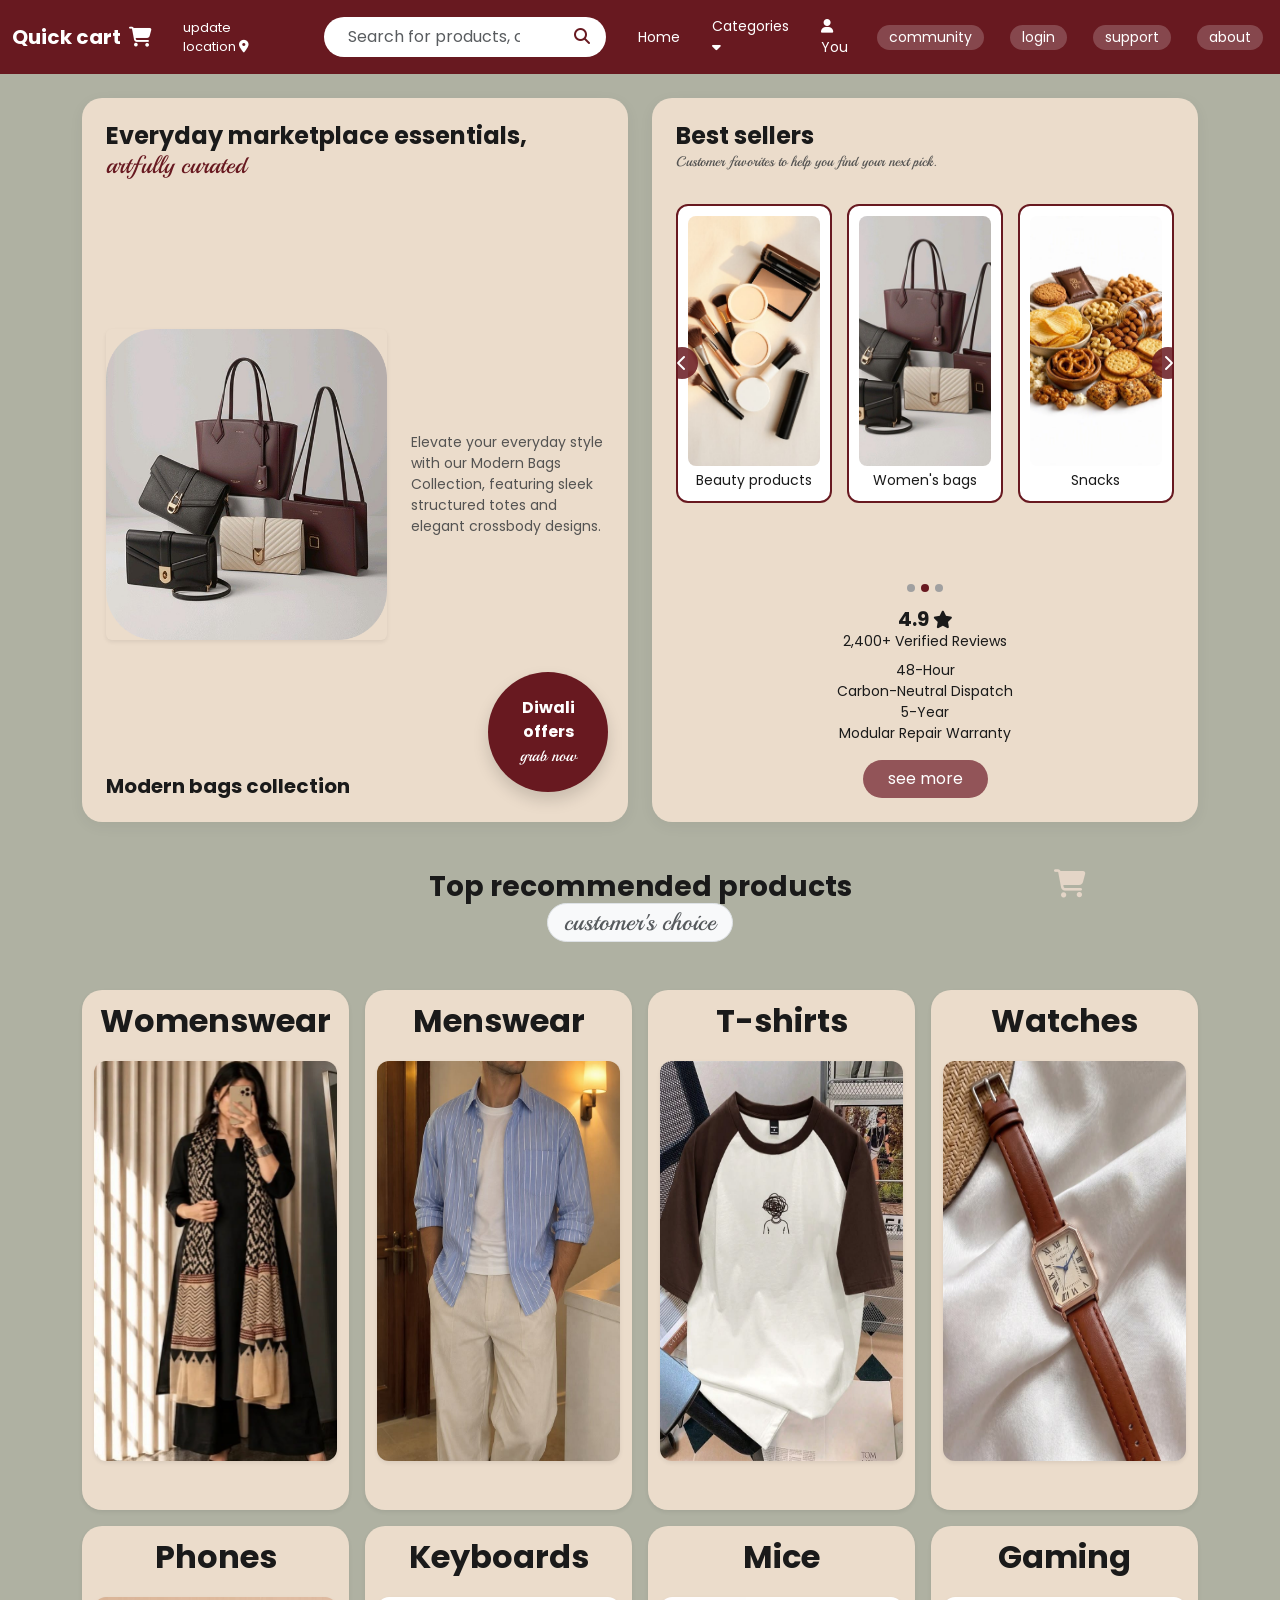
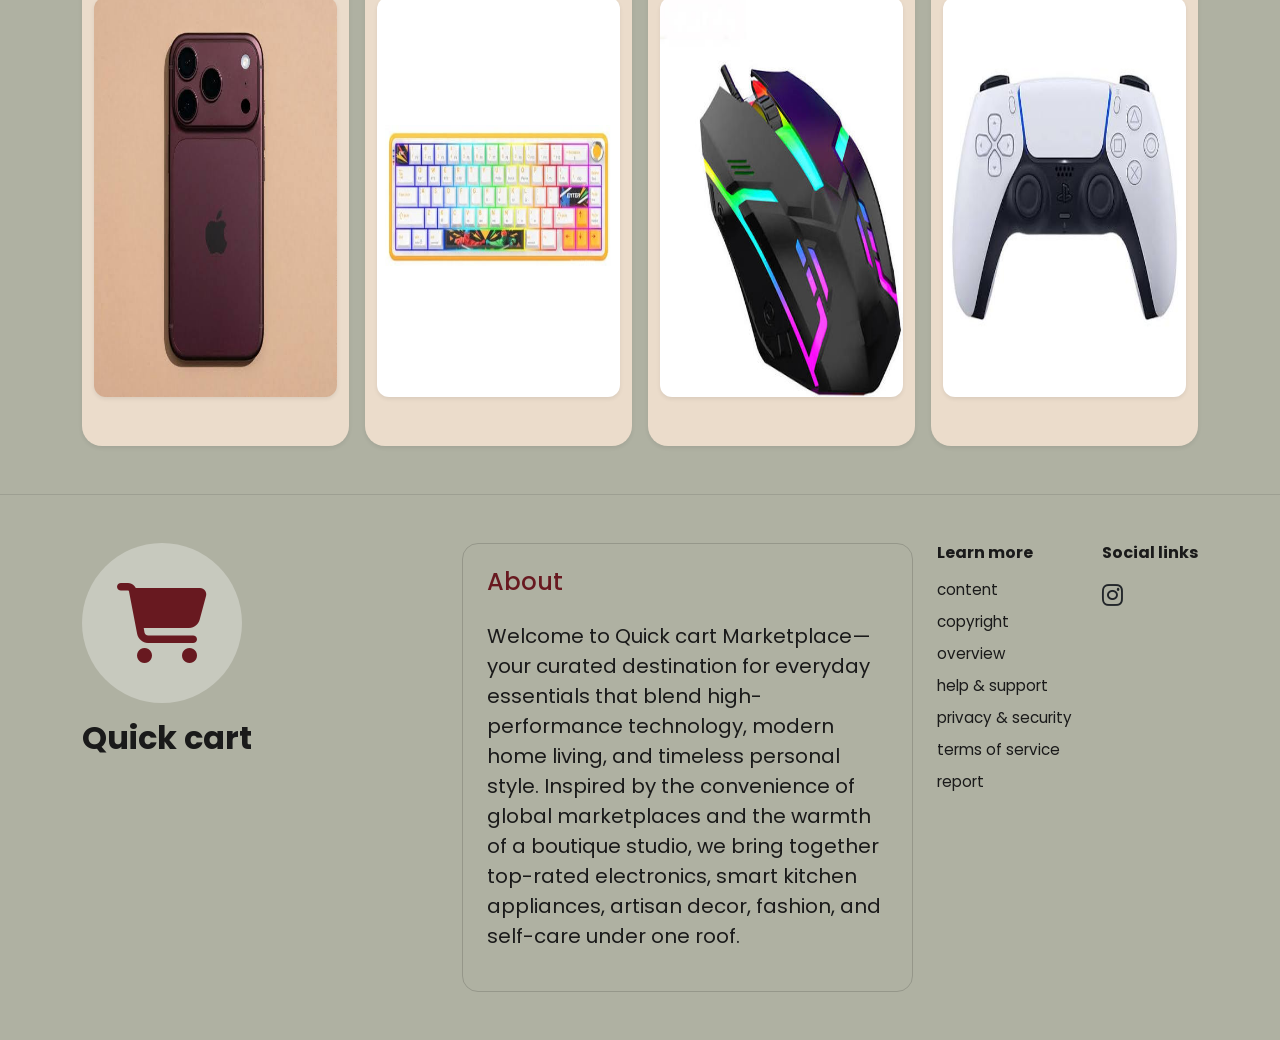
<file: index.html>
<!doctype html>
<html lang="en">

<head>
  <meta charset="UTF-8" />
  <meta name="viewport" content="width=device-width, initial-scale=1.0" />
  <title>Quick Cart</title>
  <link href="https://cdn.jsdelivr.net/npm/bootstrap@5.3.2/dist/css/bootstrap.min.css" rel="stylesheet" />
  <link rel="stylesheet" href="https://cdnjs.cloudflare.com/ajax/libs/font-awesome/6.4.2/css/all.min.css" />
  <link href="https://fonts.googleapis.com/css2?family=Poppins:wght@300;400;600;700&family=Playball&display=swap"
    rel="stylesheet" />
  <link rel="stylesheet" href="style.css" />
</head>

<body>
  <nav class="navbar navbar-expand-lg navbar-dark custom-navbar py-2">
    <div class="container-fluid align-items-center">
      <a class="navbar-brand fw-bold d-flex align-items-center gap-2" href="#">
        Quick cart
        <i class="fa-solid fa-cart-shopping" aria-hidden="true"></i>
      </a>

      <div class="text-white small d-none d-lg-block location-text me-3">
        update location
        <i class="fa-solid fa-location-dot" aria-hidden="true"></i>
      </div>

      <button class="navbar-toggler border-0 shadow-none" type="button" data-bs-toggle="collapse"
        data-bs-target="#navbarNav" aria-controls="navbarNav" aria-expanded="false" aria-label="Toggle navigation">
        <span class="navbar-toggler-icon"></span>
      </button>

      <div class="collapse navbar-collapse" id="navbarNav">
        <form id="productSearchForm" class="d-flex flex-grow-1 mx-lg-4 my-3 my-lg-0 search-form" role="search">
          <div class="input-group">
            <input id="productSearch" name="q" class="form-control rounded-start-pill border-0 shadow-none px-4 py-2"
              type="search" placeholder="Search for products, categories..." aria-label="Search products"
              aria-controls="productSlider" />
            <button class="btn bg-white rounded-end-pill border-0 px-3 text-maroon" type="submit"
              aria-label="Submit search">
              <i class="fa-solid fa-magnifying-glass" aria-hidden="true"></i>
            </button>
          </div>
        </form>

        <ul class="navbar-nav small align-items-center gap-2 gap-lg-3 ms-auto">
          <li class="nav-item">
            <a class="nav-link text-white" href="#">
              Home
            </a>
          </li>
          <!-- Categories Item with Dropdown -->
          <li class="nav-item position-relative">
            <a class="nav-link text-white" href="#" id="categoriesTrigger">
              Categories <i class="fa-solid fa-caret-down"></i>
            </a>

            <!-- Categories Popup Menu -->
            <div class="categories-popup shadow-lg d-none" id="categoriesPopup">
              <ul class="list-unstyled mb-0">
                <li class="category-item"><a href="#">cloths</a></li>
                <li class="category-item"><a href="#">electronics</a></li>
                <li class="category-item"><a href="#">grooming</a></li>
                <li class="category-item"><a href="#">kids/child</a></li>
                <li class="category-item"><a href="#">grocery</a></li>
                <li class="category-item"><a href="#">makeup</a></li>
                <li class="category-item"><a href="#">decorations</a></li>
                <li class="category-item border-0"><a href="#">fashion</a></li>
              </ul>
            </div>
          </li>
          <!-- User Account Item with Popup -->
          <li class="nav-item position-relative">
            <a class="nav-link text-white user-trigger" href="#" id="userPopupTrigger">
              <i class="fa-solid fa-user"></i> You
            </a>

            <!-- User Popup Menu -->
            <div class="user-popup shadow-lg d-none" id="userPopup">
              <!-- Profile Header -->
              <div class="profile-section bg-white p-3 rounded-4 mb-3 d-flex align-items-center gap-3">
                <div class="avatar-circle">
                  <i class="fa-solid fa-user text-maroon fs-1"></i>
                </div>
                <div>
                  <h5 class="fw-bold mb-1">User name</h5>
                  <div class="small text-dark mb-1 d-flex align-items-center gap-1">
                    <i class="fa-solid fa-location-dot"></i> address
                  </div>
                  <div class="small fw-semibold">
                    Mobile: <span class="fw-normal">xxxxxxxx65</span>
                  </div>
                </div>
              </div>

              <!-- Links -->
              <div class="popup-links mb-4 ms-2">
                <a href="#" class="d-block text-dark text-decoration-none fs-5 mb-2">
                  your cart <i class="fa-solid fa-cart-shopping text-maroon"></i>
                </a>
                <a href="#" class="d-block text-dark text-decoration-none fs-5">
                  favourites <i class="fa-solid fa-heart text-maroon"></i>
                </a>
              </div>

              <!-- Keep Shopping Area -->
              <h5 class="fw-bold mb-2 ms-2">keep shopping</h5>
              <div class="keep-shopping-box p-3 rounded-4 d-flex justify-content-between gap-2">
                <div class="shopping-item-card rounded-3"></div>
                <div class="shopping-item-card rounded-3"></div>
                <div class="shopping-item-card rounded-3"></div>
              </div>
            </div>
          </li>
          <li class="nav-item">
            <a class="nav-link text-white nav-pill" href="#">community</a>
          </li>
          <li class="nav-item">
            <a class="nav-link text-white nav-pill" href="login.html">login</a>
          </li>
          <li class="nav-item">
            <a class="nav-link text-white nav-pill" href="#">support</a>
          </li>
          <li class="nav-item">
            <a class="nav-link text-white nav-pill" href="#">about</a>
          </li>
        </ul>
      </div>
    </div>
  </nav>

  <main class="container my-4">
    <div class="row g-4">
      <section class="col-lg-6" aria-label="Featured collection">
        <div class="custom-card p-4 h-100 position-relative d-flex flex-column justify-content-between">
          <div>
            <h1 class="h4 fw-bold mb-0">Everyday marketplace essentials,</h1>
            <p class="h4 cursive-text mb-4">artfully curated</p>
          </div>

          <div class="row align-items-center mt-3 position-relative">
            <div class="col-7">
              <img src="assets/images/modern_bags.png" alt="Modern bags collection"
                class="img-fluid rounded shadow-sm" />
            </div>
            <div class="col-5">
              <p class="small text-muted mb-0">
                Elevate your everyday style with our Modern Bags Collection,
                featuring sleek structured totes and elegant crossbody
                designs.
              </p>
            </div>
          </div>

          <div class="diwali-badge text-center text-white p-3 rounded-circle shadow">
            <span class="fw-bold d-block">Diwali offers</span>
            <span class="cursive-text d-block text-white">grab now</span>
          </div>

          <h2 class="h5 fw-bold mt-4 mb-0">Modern bags collection</h2>
        </div>
      </section>

      <section class="col-lg-6" aria-labelledby="best-sellers-title">
        <div class="custom-card p-4 h-100 d-flex flex-column align-items-center text-center">
          <div class="w-100 text-start mb-3">
            <h2 class="h4 fw-bold mb-0" id="best-sellers-title">
              Best sellers
            </h2>
            <p class="small text-muted cursive-text">
              Customer favorites to help you find your next pick.
            </p>
          </div>

          <div class="slider-wrapper w-100 mb-3">

            <button class="btn slider-arrow left-arrow shadow-none" id="slideLeft">
              <i class="fa-solid fa-chevron-left"></i>
            </button>
            <div class="slider-wrapper w-100">
              <div class="image-slider" id="productSlider">
                <div class="slide-item">
                  <img src="assets/images/beauty%20products.png" alt="Beauty products" />
                  <span class="d-block small mt-1">Beauty products</span>
                </div>
                <div class="slide-item">
                  <img src="assets/images/modern_bags.png" alt="Women's bags" />
                  <span class="d-block small mt-1">Women's bags</span>
                </div>
                <div class="slide-item">
                  <img src="assets/images/cookies.png" alt="Cookies and snacks" />
                  <span class="d-block small mt-1">Snacks</span>
                </div>
                <div class="slide-item">
                  <img src="assets\images\phone.jpeg" alt="Mobile phones" />
                  <span class="d-block small mt-1">Mobile phones</span>
                </div>
                <div class="slide-item">
                  <img src="assets\images\laptop.jpeg" alt="Laptops" />
                  <span class="d-block small mt-1">Laptops</span>
                </div>
                <div class="slide-item">
                  <img src="assets/images/soft%20toys3.png" alt="Soft toys" />
                  <span class="d-block small mt-1">Toys</span>
                </div>
              </div>
            </div>
            <button class="btn slider-arrow right-arrow shadow-none" id="slideRight">
              <i class="fa-solid fa-chevron-right"></i>
            </button>
          </div>
          <p class="search-status small text-muted mt-2 mb-0" id="searchStatus" role="status" aria-live="polite"></p>

          <div class="product-details mt-2">
            <div class="dots-indicator mb-2" aria-hidden="true">
              <span></span><span class="active"></span><span></span>
            </div>
            <h3 class="h5 fw-bold mb-0">
              4.9 <i class="fa-solid fa-star small" aria-hidden="true"></i>
            </h3>
            <p class="small mb-2">2,400+ Verified Reviews</p>
            <ul class="list-unstyled small mb-3 text-center">
              <li>48-Hour</li>
              <li>Carbon-Neutral Dispatch</li>
              <li>5-Year</li>
              <li>Modular Repair Warranty</li>
            </ul>
            <button class="btn custom-btn rounded-pill px-4 text-white" type="button">
              see more
            </button>
          </div>
        </div>
      </section>
    </div>

    <section class="mt-5 text-center position-relative" aria-labelledby="recommended-title">
      <h2 class="h3 fw-bold mb-0" id="recommended-title">
        Top recommended products
      </h2>
      <p class="h4 cursive-text text-muted mb-4 d-inline-block px-3 py-1 bg-light rounded-pill border">
        customer's choice
      </p>
      <i class="fa-solid fa-cart-shopping fs-3 position-absolute recommended-cart-icon" aria-hidden="true"></i>

      <div class="row g-3 mt-2">
        <div class="col-6 col-md-3">
          <div class="blank-card shadow-sm">
            <h3 class="h2 fw-bold text-center mb-2">Womenswear</h3>
            <img class="recommended-product-image img-fluid shadow-sm" src="assets/images/dress_w_black.png"
              alt="Black patterned dress" />
          </div>
        </div>
        <div class="col-6 col-md-3">
          <div class="blank-card shadow-sm">
            <h3 class="h2 fw-bold text-center mb-2">Menswear</h3>
            <img class="recommended-product-image img-fluid shadow-sm" src="assets/images/dress_m_indigo.png"
              alt="Men's indigo shirt" />
          </div>
        </div>
        <div class="col-6 col-md-3">
          <div class="blank-card shadow-sm">
            <h3 class="h2 fw-bold text-center mb-2">T-shirts</h3>
            <img class="recommended-product-image img-fluid shadow-sm" src="assets/images/t-shirt_m.png"
              alt="Men's graphic T-shirt" />
          </div>
        </div>
        <div class="col-6 col-md-3">
          <div class="blank-card shadow-sm">
            <h3 class="h2 fw-bold text-center mb-2">Watches</h3>
            <img class="recommended-product-image img-fluid shadow-sm" src="assets/images/watches.png"
              alt="Brown wristwatch" />
          </div>
        </div>
        <div class="col-6 col-md-3">
          <div class="blank-card shadow-sm">
            <h3 class="h2 fw-bold text-center mb-2">Phones</h3>
            <img class="recommended-product-image img-fluid shadow-sm" src="assets/images/phones.jpeg"
              alt="Smartphones" />
          </div>
        </div>
        <div class="col-6 col-md-3">
          <div class="blank-card shadow-sm">
            <h3 class="h2 fw-bold text-center mb-2">Keyboards</h3>
            <img class="recommended-product-image img-fluid shadow-sm" src="assets/images/keyboards.jpeg"
              alt="Computer keyboard" />
          </div>
        </div>
        <div class="col-6 col-md-3">
          <div class="blank-card shadow-sm">
            <h3 class="h2 fw-bold text-center mb-2">Mice</h3>
            <img class="recommended-product-image img-fluid shadow-sm" src="assets/images/mouse.jpeg"
              alt="Computer mouse" />
          </div>
        </div>
        <div class="col-6 col-md-3">
          <div class="blank-card shadow-sm">
            <h3 class="h2 fw-bold text-center mb-2">Gaming</h3>
            <img class="recommended-product-image img-fluid shadow-sm" src="assets/images/controllers.jpeg"
              alt="Game controller" />
          </div>
        </div>
      </div>
    </section>
  </main>

  <footer class="custom-footer mt-5 py-5">
    <div class="container">
      <div class="row g-4 align-items-start">
        <div class="col-md-4 text-center text-md-start">
          <div class="footer-logo-circle mb-3 mx-auto mx-md-0">
            <i class="fa-solid fa-cart-shopping cart-icon-lg" aria-hidden="true"></i>
          </div>
          <h2 class="fw-bold">Quick cart</h2>
        </div>

        <div class="col-md-5">
          <div class="about-box p-4 border rounded-4 h-100">
            <h2 class="h4 text-maroon mb-4">About</h2>
            <p class="fs-5">
              Welcome to Quick cart Marketplace—your curated destination for
              everyday essentials that blend high-performance technology,
              modern home living, and timeless personal style. Inspired by the
              convenience of global marketplaces and the warmth of a boutique
              studio, we bring together top-rated electronics, smart kitchen
              appliances, artisan decor, fashion, and self-care under one
              roof.
            </p>
          </div>
        </div>

        <div class="col-md-3 d-flex justify-content-between">
          <div>
            <h3 class="h6 fw-bold mb-3">Learn more</h3>
            <ul class="list-unstyled footer-links">
              <li><a href="#">content</a></li>
              <li><a href="#">copyright</a></li>
              <li><a href="#">overview</a></li>
              <li><a href="#">help &amp; support</a></li>
              <li><a href="#">privacy &amp; security</a></li>
              <li><a href="#">terms of service</a></li>
              <li><a href="#">report</a></li>
            </ul>
          </div>
          <div>
            <h3 class="h6 fw-bold mb-3">Social links</h3>
            <a href="#" class="text-dark fs-4" aria-label="Instagram">
              <i class="fa-brands fa-instagram" aria-hidden="true"></i>
            </a>
          </div>
        </div>
      </div>
    </div>
  </footer>

  <script src="https://cdn.jsdelivr.net/npm/bootstrap@5.3.2/dist/js/bootstrap.bundle.min.js"></script>
  <script src="script.js"></script>
</body>

</html>
</file>
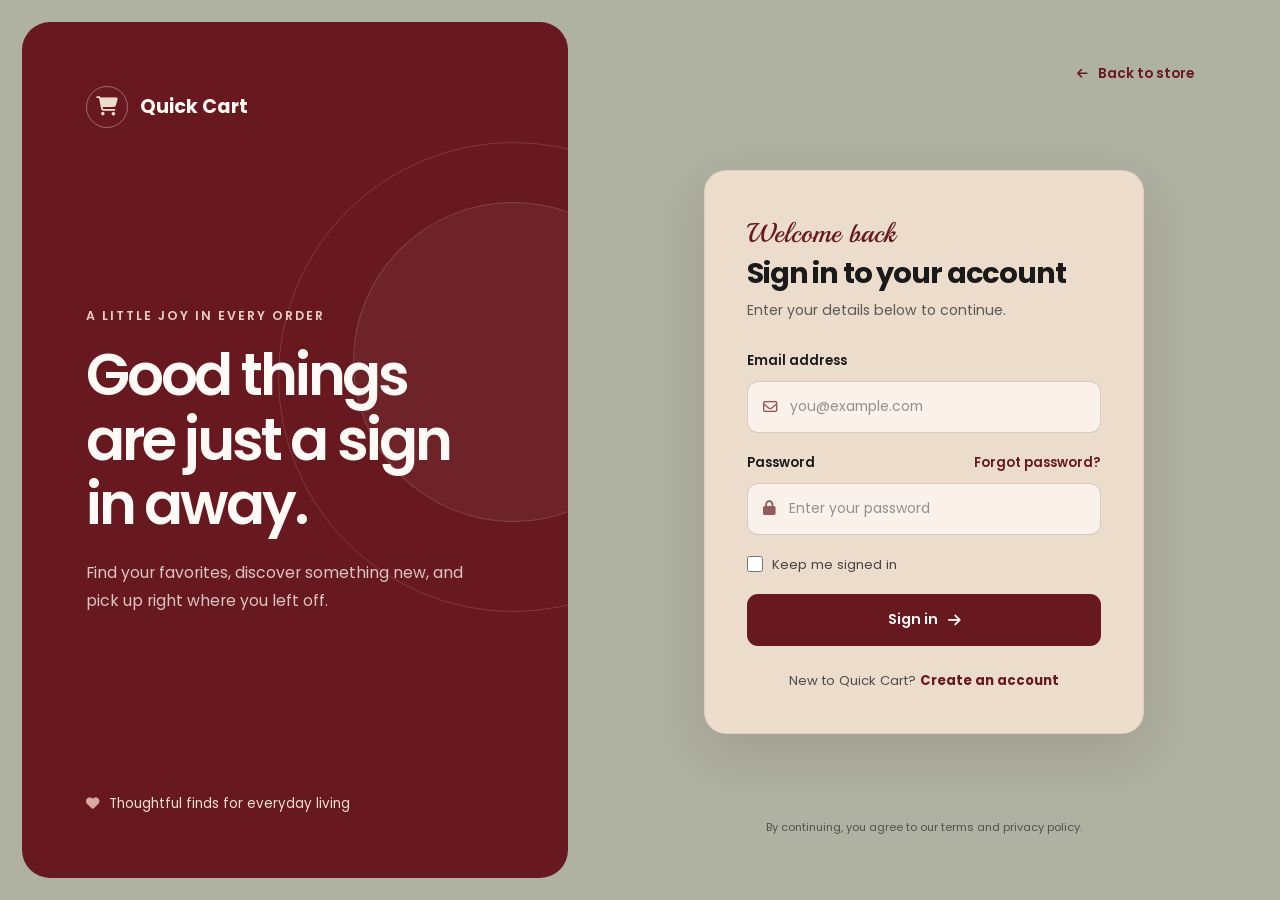
<file: login.html>
<!doctype html>
<html lang="en">
  <head>
    <meta charset="UTF-8" />
    <meta name="viewport" content="width=device-width, initial-scale=1.0" />
    <meta name="theme-color" content="#681920" />
    <title>Sign in | Quick Cart</title>
    <link
      href="https://cdn.jsdelivr.net/npm/bootstrap@5.3.2/dist/css/bootstrap.min.css"
      rel="stylesheet"
    />
    <link
      rel="stylesheet"
      href="https://cdnjs.cloudflare.com/ajax/libs/font-awesome/6.4.2/css/all.min.css"
    />
    <link
      href="https://fonts.googleapis.com/css2?family=Poppins:wght@400;500;600;700&family=Playball&display=swap"
      rel="stylesheet"
    />
    <link rel="stylesheet" href="style.css" />
    <link rel="stylesheet" href="login.css" />
  </head>
  <body class="login-page">
    <main class="login-layout">
      <section class="login-welcome" aria-labelledby="welcome-title">
        <a class="login-brand" href="index.html" aria-label="Quick Cart home">
          <span class="login-brand-icon">
            <i class="fa-solid fa-cart-shopping"></i>
          </span>
          <span>Quick Cart</span>
        </a>

        <div class="welcome-copy">
          <p class="welcome-eyebrow">A little joy in every order</p>
          <h1 id="welcome-title">Good things<br />are just a sign in away.</h1>
          <p class="welcome-description">
            Find your favorites, discover something new, and pick up right where
            you left off.
          </p>
        </div>

        <div class="welcome-note">
          <i class="fa-solid fa-heart" aria-hidden="true"></i>
          <span>Thoughtful finds for everyday living</span>
        </div>
        <span class="welcome-orbit welcome-orbit-one" aria-hidden="true"></span>
        <span class="welcome-orbit welcome-orbit-two" aria-hidden="true"></span>
      </section>

      <section class="login-content" aria-labelledby="login-title">
        <a class="back-home" href="index.html">
          <i class="fa-solid fa-arrow-left" aria-hidden="true"></i>
          Back to store
        </a>

        <div class="login-card">
          <div class="login-heading">
            <p class="login-script">Welcome back</p>
            <h2 id="login-title">Sign in to your account</h2>
            <p>Enter your details below to continue.</p>
          </div>

          <form class="login-form" action="#" method="post">
            <div class="form-field">
              <label for="email">Email address</label>
              <div class="input-wrap">
                <i class="fa-regular fa-envelope" aria-hidden="true"></i>
                <input
                  id="email"
                  name="email"
                  type="email"
                  placeholder="you@example.com"
                  autocomplete="email"
                  required
                />
              </div>
            </div>

            <div class="form-field">
              <div class="password-label-row">
                <label for="password">Password</label>
                <a href="#forgot-password">Forgot password?</a>
              </div>
              <div class="input-wrap">
                <i class="fa-solid fa-lock" aria-hidden="true"></i>
                <input
                  id="password"
                  name="password"
                  type="password"
                  placeholder="Enter your password"
                  autocomplete="current-password"
                  required
                />
              </div>
            </div>

            <label class="remember-me" for="remember">
              <input id="remember" name="remember" type="checkbox" />
              <span>Keep me signed in</span>
            </label>

            <button class="login-submit" type="submit">
              Sign in
              <i class="fa-solid fa-arrow-right" aria-hidden="true"></i>
            </button>
          </form>

          <p class="signup-prompt">
            New to Quick Cart? <a href="signup.html">Create an account</a>
          </p>
        </div>

        <p class="login-legal">
          By continuing, you agree to our terms and privacy policy.
        </p>
      </section>
    </main>
  </body>
</html>
</file>
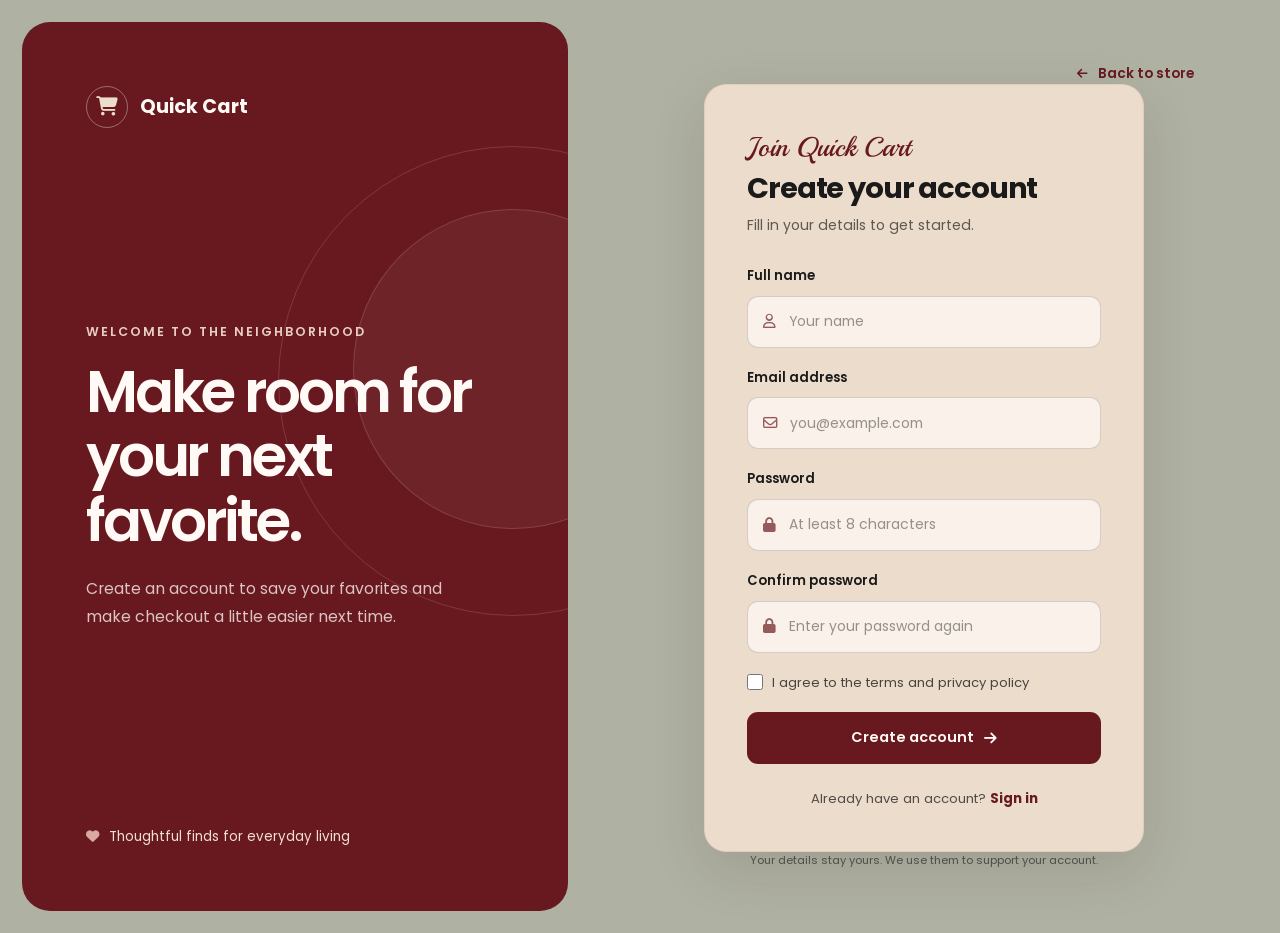
<file: signup.html>
<!doctype html>
<html lang="en">
  <head>
    <meta charset="UTF-8" />
    <meta name="viewport" content="width=device-width, initial-scale=1.0" />
    <meta name="theme-color" content="#681920" />
    <title>Create an account | Quick Cart</title>
    <link
      href="https://cdn.jsdelivr.net/npm/bootstrap@5.3.2/dist/css/bootstrap.min.css"
      rel="stylesheet"
    />
    <link
      rel="stylesheet"
      href="https://cdnjs.cloudflare.com/ajax/libs/font-awesome/6.4.2/css/all.min.css"
    />
    <link
      href="https://fonts.googleapis.com/css2?family=Poppins:wght@400;500;600;700&family=Playball&display=swap"
      rel="stylesheet"
    />
    <link rel="stylesheet" href="style.css" />
    <link rel="stylesheet" href="login.css" />
  </head>
  <body class="login-page">
    <main class="login-layout">
      <section class="login-welcome" aria-labelledby="welcome-title">
        <a class="login-brand" href="index.html" aria-label="Quick Cart home">
          <span class="login-brand-icon">
            <i class="fa-solid fa-cart-shopping"></i>
          </span>
          <span>Quick Cart</span>
        </a>

        <div class="welcome-copy">
          <p class="welcome-eyebrow">Welcome to the neighborhood</p>
          <h1 id="welcome-title">Make room for<br />your next favorite.</h1>
          <p class="welcome-description">
            Create an account to save your favorites and make checkout a little
            easier next time.
          </p>
        </div>

        <div class="welcome-note">
          <i class="fa-solid fa-heart" aria-hidden="true"></i>
          <span>Thoughtful finds for everyday living</span>
        </div>
        <span class="welcome-orbit welcome-orbit-one" aria-hidden="true"></span>
        <span class="welcome-orbit welcome-orbit-two" aria-hidden="true"></span>
      </section>

      <section class="login-content" aria-labelledby="signup-title">
        <a class="back-home" href="index.html">
          <i class="fa-solid fa-arrow-left" aria-hidden="true"></i>
          Back to store
        </a>

        <div class="login-card">
          <div class="login-heading">
            <p class="login-script">Join Quick Cart</p>
            <h2 id="signup-title">Create your account</h2>
            <p>Fill in your details to get started.</p>
          </div>

          <form class="login-form" action="#" method="post">
            <div class="form-field">
              <label for="full-name">Full name</label>
              <div class="input-wrap">
                <i class="fa-regular fa-user" aria-hidden="true"></i>
                <input
                  id="full-name"
                  name="name"
                  type="text"
                  placeholder="Your name"
                  autocomplete="name"
                  required
                />
              </div>
            </div>

            <div class="form-field">
              <label for="email">Email address</label>
              <div class="input-wrap">
                <i class="fa-regular fa-envelope" aria-hidden="true"></i>
                <input
                  id="email"
                  name="email"
                  type="email"
                  placeholder="you@example.com"
                  autocomplete="email"
                  required
                />
              </div>
            </div>

            <div class="form-field">
              <label for="password">Password</label>
              <div class="input-wrap">
                <i class="fa-solid fa-lock" aria-hidden="true"></i>
                <input
                  id="password"
                  name="password"
                  type="password"
                  placeholder="At least 8 characters"
                  autocomplete="new-password"
                  minlength="8"
                  required
                />
              </div>
            </div>

            <div class="form-field">
              <label for="confirm-password">Confirm password</label>
              <div class="input-wrap">
                <i class="fa-solid fa-lock" aria-hidden="true"></i>
                <input
                  id="confirm-password"
                  name="confirm-password"
                  type="password"
                  placeholder="Enter your password again"
                  autocomplete="new-password"
                  minlength="8"
                  required
                />
              </div>
            </div>

            <label class="remember-me" for="terms">
              <input id="terms" name="terms" type="checkbox" required />
              <span>I agree to the terms and privacy policy</span>
            </label>

            <button class="login-submit" type="submit">
              Create account
              <i class="fa-solid fa-arrow-right" aria-hidden="true"></i>
            </button>
          </form>

          <p class="signup-prompt">
            Already have an account? <a href="login.html">Sign in</a>
          </p>
        </div>

        <p class="login-legal">Your details stay yours. We use them to support your account.</p>
      </section>
    </main>
  </body>
</html>
</file>
<file: style.css>
/* Color Palette & Base Styles */
:root {
  --bg-maroon: #681920;
  --bg-olive: #afb1a2;
  --card-beige: #ebdccb;
  --text-dark: #1a1a1a;
  --text-maroon: #681920;
}

body {
  background-color: var(--bg-olive);
  color: var(--text-dark);
  font-family: "Poppins", sans-serif;
}

.cursive-text {
  color: var(--text-maroon);
  font-family: "Playball", cursive;
}

/* Navbar */
.custom-navbar {
  background-color: var(--bg-maroon);
}

.location-text {
  font-size: 0.8rem;
  margin-left: 15px;
}

.nav-pill {
  margin: 0 5px;
  padding: 2px 12px !important;
  border-radius: 20px;
  background-color: rgb(255 255 255 / 20%);
}

/* Search bar */
.search-form {
  max-width: 500px;
}

@media (min-width: 1440px) {
  .search-form {
    max-width: clamp(560px, 36vw, 760px);
  }
}

.search-status {
  min-height: 1.25rem;
}

.text-maroon {
  color: var(--bg-maroon) !important;
}

.input-group .form-control:focus {
  box-shadow: none;
  outline: none;
}

/* Categories Popup Container */
.categories-popup {
  position: absolute;
  top: 130%;
  left: 0;
  min-width: 180px;
  background: rgba(235, 220, 203, 0.85);
  /* Matches user popup */
  backdrop-filter: blur(10px);
  -webkit-backdrop-filter: blur(10px);
  border: 1px solid rgba(255, 255, 255, 0.3);
  border-radius: 12px;
  padding: 10px 0;
  z-index: 1050;
}

/* Category List Items & Thin Line */
.category-item {
  border-bottom: 1px solid rgba(0, 0, 0, 0.15);
  /* Thin separator line */
}

.category-item:last-child {
  border-bottom: none;
  /* Removes line from the last item */
}

.category-item a {
  display: block;
  padding: 8px 20px;
  color: var(--text-dark);
  text-decoration: none;
  font-size: 1.05rem;
  transition: background-color 0.2s ease;
}

.category-item a:hover {
  background-color: rgba(255, 255, 255, 0.25);
}

/* Mobile Responsiveness for Categories Dropdown */
@media (max-width: 991px) {
  .categories-popup {
    position: relative;
    top: 0;
    width: 100%;
    margin-top: 10px;
    background: rgba(235, 220, 203, 0.95);
  }
}

/* User Popup Container */
.user-popup {
  position: absolute;
  top: 130%;
  right: 0;
  width: 340px;
  background: rgba(235, 220, 203, 0.85);
  /* Translucent beige matching image */
  backdrop-filter: blur(10px);
  -webkit-backdrop-filter: blur(10px);
  border: 1px solid rgba(255, 255, 255, 0.3);
  border-radius: 20px;
  padding: 20px;
  z-index: 1050;
  cursor: default;
}

/* Profile Section */
.avatar-circle {
  width: 70px;
  height: 70px;
  background-color: #dcdcdc;
  border-radius: 50%;
  display: flex;
  align-items: center;
  justify-content: center;
  flex-shrink: 0;
}

.avatar-circle i {
  font-size: 2.5rem;
}

.popup-links a:hover {
  opacity: 0.8;
}

/* Keep Shopping Section */
.keep-shopping-box {
  background-color: var(--bg-maroon);
}

/* Slider Arrows */
.slider-container {
  padding: 0 15px;
  /* Creates space so arrows don't cover the images */
}

.slider-arrow {
  position: absolute;
  top: 50%;
  transform: translateY(-50%);
  width: 32px;
  height: 32px;
  background-color: var(--bg-maroon);
  color: white;
  border-radius: 50%;
  display: flex;
  align-items: center;
  justify-content: center;
  padding: 0;
  z-index: 10;
  opacity: 0.85;
  transition: all 0.2s ease;
}

.slider-arrow:hover {
  background-color: #4a1116;
  /* Darker maroon on hover */
  color: white;
  opacity: 1;
  transform: translateY(-50%) scale(1.1);
}

.left-arrow {
  left: -10px;
}

.right-arrow {
  right: -10px;
}

.shopping-item-card {
  background-color: rgba(255, 255, 255, 0.15);
  /* Translucent lighter overlay */
  border: 1px solid rgba(255, 255, 255, 0.3);
  width: 30%;
  aspect-ratio: 1 / 1;
  transition: transform 0.2s ease;
  cursor: pointer;
}

.shopping-item-card:hover {
  transform: translateY(-3px);
  background-color: rgba(255, 255, 255, 0.25);
}

/* Mobile Responsiveness for Popup */
@media (max-width: 991px) {
  .user-popup {
    position: relative;
    /* Stacks nicely inside mobile collapse menu */
    top: 0;
    right: auto;
    width: 100%;
    margin-top: 15px;
  }
}

@media (max-width: 991px) {
  .search-form {
    max-width: 100%;
  }
}

/* Cards */
.custom-card {
  border-radius: 20px;
  background-color: var(--card-beige);
  box-shadow: 0 4px 15px rgb(0 0 0 / 5%);
}

/* Promotional badge */
.diwali-badge {
  position: absolute;
  right: 20px;
  bottom: 30px;
  display: flex;
  width: 120px;
  height: 120px;
  flex-direction: column;
  justify-content: center;
  background-color: var(--bg-maroon);
}

/* Product slider */
.slider-wrapper {
  position: relative;
  width: 100%;
  overflow: hidden;
  padding-bottom: 10px;
}

.image-slider {
  display: flex;
  gap: 15px;
  overflow-x: auto;
  scroll-behavior: smooth;
  scroll-snap-type: x mandatory;
  scrollbar-width: none;
  -ms-overflow-style: none;
  cursor: grab;
}

.image-slider::-webkit-scrollbar {
  display: none;
}

.image-slider:active {
  cursor: grabbing;
}

.slide-item {
  flex: 0 0 calc(33.333% - 10px);
  scroll-snap-align: start;
  padding: 10px;
  border: 2px solid var(--bg-maroon);
  border-radius: 12px;
  background: #fff;
  text-align: center;
  pointer-events: none;
}

.slide-item img {
  width: 100%;
  height: 250px;
  border-radius: 8px;
  object-fit: cover;
  pointer-events: none;
}

/* Product details */
.dots-indicator span {
  display: inline-block;
  width: 8px;
  height: 8px;
  margin: 0 3px;
  border-radius: 50%;
  background-color: #a0a0a0;
}

.dots-indicator span.active {
  background-color: var(--bg-maroon);
}

.custom-btn {
  background-color: #925458;
}

.custom-btn:hover {
  background-color: var(--bg-maroon);
}

/* Recommended products */
.recommended-cart-icon {
  top: 0;
  right: 10%;
  color: #e4d5c7;
}

.blank-card {
  box-sizing: border-box;
  display: flex;
  width: 100%;
  height: 520px;
  min-width: 0;
  flex-direction: column;
  align-items: center;
  gap: 12px;
  overflow: hidden;
  padding: 12px;
  border-radius: 20px;
  background-color: var(--card-beige);
}

.recommended-product-image {
  display: block;
  width: 100%;
  max-width: 100%;
  height: 400px;
  min-height: 0;
  border-radius: 12px;
  background-color: #fff;
  object-position: center;
}

.product-card-title {
  max-width: 100%;
  margin: 0;
  color: var(--text-dark);
  font-size: 0.95rem;
  font-weight: 600;
  text-align: center;
  overflow-wrap: anywhere;
}

/* Footer */
.custom-footer {
  border-top: 1px solid rgb(0 0 0 / 10%);
  background-color: var(--bg-olive);
}

.footer-logo-circle {
  display: flex;
  width: 160px;
  height: 160px;
  align-items: center;
  justify-content: center;
  border-radius: 50%;
  background-color: rgb(255 255 255 / 30%);
}

.cart-icon-lg {
  color: var(--bg-maroon);
  font-size: 5rem;
}

.about-box {
  min-height: 250px;
  border-color: rgb(0 0 0 / 15%) !important;
  background-color: transparent;
}

.footer-links li {
  margin-bottom: 8px;
}

.footer-links a {
  color: var(--text-dark);
  font-size: 0.95rem;
  text-decoration: none;
}

.footer-links a:hover {
  text-decoration: underline;
}

/* Responsive adjustments */
@media (max-width: 768px) {
  .slide-item {
    flex-basis: calc(50% - 10px);
  }

  .diwali-badge {
    right: 10px;
    bottom: 10px;
    width: 100px;
    height: 100px;
  }

  .blank-card {
    height: 250px;
  }

  .recommended-product-image {
    height: 165px;
  }
}

@media (max-width: 576px) {
  .slide-item {
    flex-basis: calc(80% - 10px);
  }

  .slide-item img {
    height: 180px;
  }
}
</file>
<file: login.css>
:root {
  --login-maroon: #681920;
  --login-olive: #afb1a2;
  --login-beige: #ebdccb;
  --login-ink: #1a1a1a;
}

* {
  box-sizing: border-box;
}

body.login-page {
  min-height: 100vh;
  margin: 0;
  background: var(--login-olive);
  color: var(--login-ink);
  font-family: "Poppins", sans-serif;
}

.login-layout {
  display: grid;
  grid-template-columns: minmax(320px, 0.9fr) minmax(440px, 1.1fr);
  min-height: 100vh;
  padding: 22px;
  gap: 22px;
}

.login-welcome {
  position: relative;
  display: flex;
  min-height: 650px;
  flex-direction: column;
  justify-content: space-between;
  overflow: hidden;
  padding: clamp(30px, 5vw, 68px);
  border-radius: 28px;
  background: var(--login-maroon);
  color: #fffaf5;
  isolation: isolate;
}

.login-brand {
  z-index: 1;
  display: inline-flex;
  width: fit-content;
  align-items: center;
  gap: 12px;
  color: inherit;
  font-size: 1.2rem;
  font-weight: 700;
  text-decoration: none;
}

.login-brand-icon {
  display: grid;
  width: 42px;
  height: 42px;
  place-items: center;
  border: 1px solid rgb(255 255 255 / 35%);
  border-radius: 50%;
  color: var(--login-beige);
}

.welcome-copy,
.welcome-note {
  z-index: 1;
  position: relative;
}

.welcome-eyebrow {
  margin-bottom: 18px;
  color: #e8cfc1;
  font-size: 0.78rem;
  font-weight: 600;
  letter-spacing: 0.16em;
  text-transform: uppercase;
}

.welcome-copy h1 {
  max-width: 560px;
  margin: 0;
  font-size: clamp(2.4rem, 4.5vw, 4.35rem);
  font-weight: 600;
  letter-spacing: -0.055em;
  line-height: 1.12;
}

.welcome-description {
  max-width: 400px;
  margin: 22px 0 0;
  color: rgb(255 250 245 / 76%);
  font-size: 0.98rem;
  line-height: 1.8;
}

.welcome-note {
  display: flex;
  align-items: center;
  gap: 10px;
  color: #f1dfd2;
  font-size: 0.84rem;
}

.welcome-note i {
  color: #d8a9a0;
}

.welcome-orbit {
  position: absolute;
  z-index: -1;
  display: block;
  border: 1px solid rgb(235 220 203 / 16%);
  border-radius: 50%;
}

.welcome-orbit-one {
  top: 14%;
  right: -180px;
  width: 470px;
  height: 470px;
}

.welcome-orbit-two {
  top: 21%;
  right: -105px;
  width: 320px;
  height: 320px;
  background: rgb(235 220 203 / 5%);
}

.login-content {
  display: flex;
  min-height: 650px;
  flex-direction: column;
  align-items: center;
  justify-content: center;
  padding: 42px clamp(20px, 5vw, 72px);
}

.back-home {
  align-self: flex-end;
  margin-bottom: auto;
  color: var(--login-maroon);
  font-size: 0.85rem;
  font-weight: 600;
  text-decoration: none;
}

.back-home i {
  margin-right: 7px;
  font-size: 0.75rem;
}

.login-card {
  width: min(100%, 440px);
  padding: clamp(26px, 4vw, 42px);
  border: 1px solid rgb(104 25 32 / 8%);
  border-radius: 22px;
  background: var(--login-beige);
  box-shadow: 0 18px 55px rgb(44 28 20 / 12%);
}

.login-heading {
  margin-bottom: 30px;
}

.login-script {
  margin: 0 0 3px;
  color: var(--login-maroon);
  font-family: "Playball", cursive;
  font-size: 1.7rem;
}

.login-heading h2 {
  margin: 0;
  font-size: clamp(1.45rem, 3vw, 1.8rem);
  font-weight: 700;
  letter-spacing: -0.04em;
}

.login-heading > p:last-child {
  margin: 9px 0 0;
  color: rgb(26 26 26 / 68%);
  font-size: 0.88rem;
}

.login-form,
.form-field {
  display: grid;
  gap: 10px;
}

.login-form {
  gap: 20px;
}

.form-field label,
.password-label-row a {
  font-size: 0.82rem;
  font-weight: 600;
}

.password-label-row {
  display: flex;
  align-items: center;
  justify-content: space-between;
}

.password-label-row a,
.signup-prompt a {
  color: var(--login-maroon);
  text-decoration: none;
}

.password-label-row a:hover,
.signup-prompt a:hover,
.back-home:hover {
  text-decoration: underline;
}

.input-wrap {
  display: flex;
  min-height: 52px;
  align-items: center;
  gap: 11px;
  padding: 0 15px;
  border: 1px solid rgb(26 26 26 / 17%);
  border-radius: 11px;
  background: rgb(255 250 245 / 72%);
  transition: border-color 160ms ease, box-shadow 160ms ease;
}

.input-wrap:focus-within {
  border-color: var(--login-maroon);
  box-shadow: 0 0 0 3px rgb(104 25 32 / 12%);
}

.input-wrap i {
  color: rgb(104 25 32 / 70%);
  font-size: 0.9rem;
}

.input-wrap input {
  width: 100%;
  min-width: 0;
  border: 0;
  outline: 0;
  background: transparent;
  color: var(--login-ink);
  font: inherit;
  font-size: 0.87rem;
}

.input-wrap input::placeholder {
  color: rgb(26 26 26 / 45%);
}

.remember-me {
  display: inline-flex;
  width: fit-content;
  align-items: center;
  gap: 9px;
  color: rgb(26 26 26 / 78%);
  cursor: pointer;
  font-size: 0.82rem;
}

.remember-me input {
  width: 16px;
  height: 16px;
  accent-color: var(--login-maroon);
}

.login-submit {
  display: flex;
  min-height: 52px;
  align-items: center;
  justify-content: center;
  gap: 10px;
  border: 0;
  border-radius: 11px;
  background: var(--login-maroon);
  color: #fffaf5;
  cursor: pointer;
  font: inherit;
  font-size: 0.9rem;
  font-weight: 600;
  transition: background 160ms ease, transform 160ms ease;
}

.login-submit:hover {
  transform: translateY(-1px);
  background: #4f1218;
}

.login-submit:focus-visible,
.back-home:focus-visible,
.login-brand:focus-visible,
.password-label-row a:focus-visible,
.signup-prompt a:focus-visible {
  outline: 3px solid #9c5960;
  outline-offset: 3px;
}

.signup-prompt {
  margin: 25px 0 0;
  color: rgb(26 26 26 / 74%);
  font-size: 0.82rem;
  text-align: center;
}

.signup-prompt a {
  font-weight: 700;
}

.login-legal {
  margin: auto 0 0;
  color: rgb(26 26 26 / 62%);
  font-size: 0.7rem;
  text-align: center;
}

@media (max-width: 820px) {
  .login-layout {
    grid-template-columns: 1fr;
    max-width: 620px;
    margin: 0 auto;
    padding: 14px;
  }

  .login-welcome {
    min-height: 340px;
    padding: 30px;
  }

  .welcome-copy {
    margin: 50px 0 35px;
  }

  .welcome-copy h1 {
    font-size: clamp(2.3rem, 9vw, 3.4rem);
  }

  .login-content {
    min-height: 610px;
    padding: 24px 10px 34px;
  }

  .back-home {
    align-self: flex-start;
    margin: 0 0 25px;
  }

  .login-legal {
    margin-top: 25px;
  }
}

@media (max-width: 420px) {
  .login-layout {
    gap: 10px;
    padding: 10px;
  }

  .login-welcome {
    min-height: 315px;
    padding: 24px;
    border-radius: 20px;
  }

  .login-card {
    padding: 25px 20px;
  }
}
</file>
